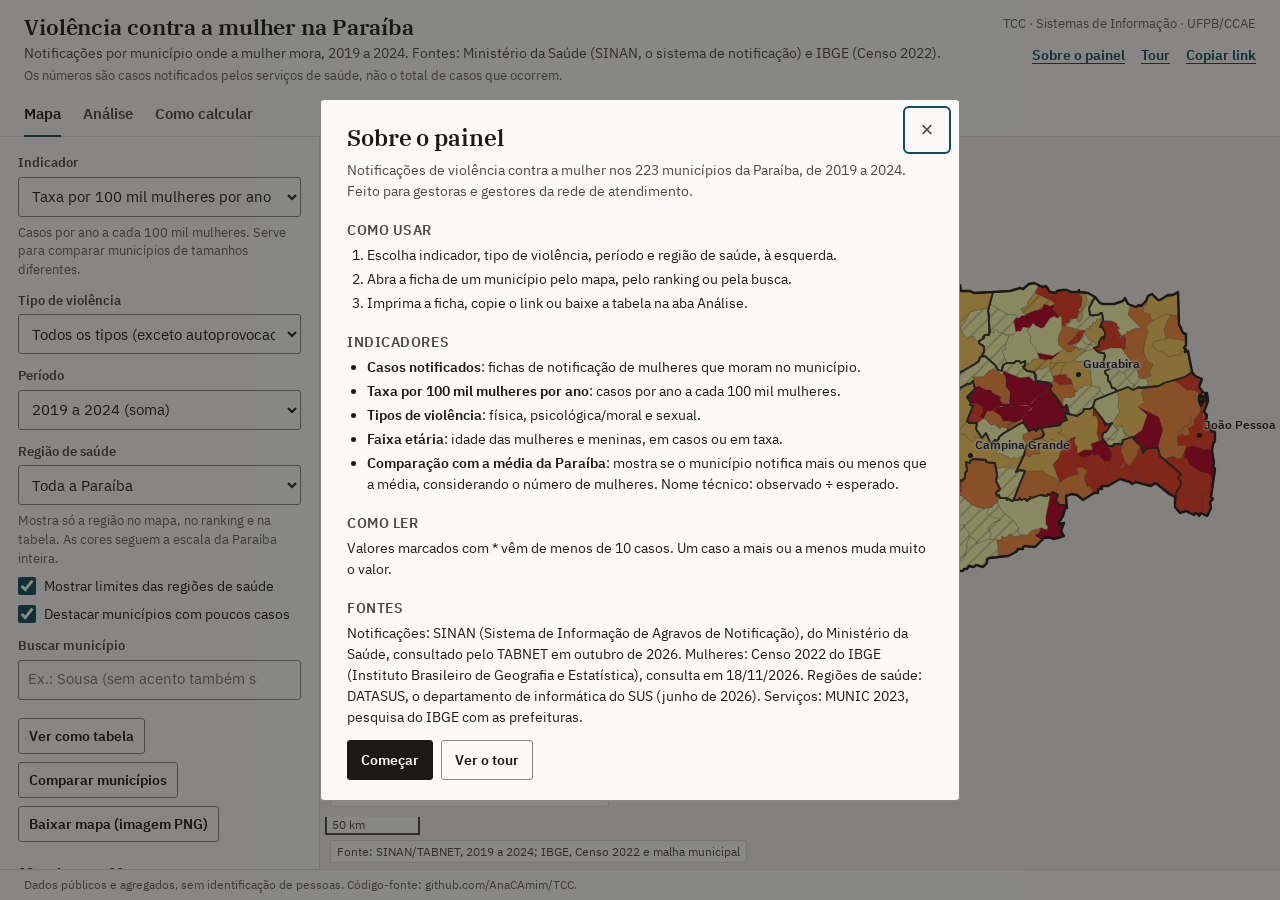
<file: web/index.html>
<!DOCTYPE html>
<html lang="pt-BR">
<head>
<meta charset="utf-8">
<meta name="viewport" content="width=device-width, initial-scale=1">
<link rel="icon" href="data:image/svg+xml,%3Csvg xmlns=%22http://www.w3.org/2000/svg%22 viewBox=%220 0 24 24%22%3E%3Crect width=%2224%22 height=%2224%22 rx=%225%22 fill=%22%230e4f5c%22/%3E%3C/svg%3E">
<title>Violência contra a mulher PB</title>
<meta name="description" content="Painel com as notificações de violência contra a mulher nos 223 municípios da Paraíba (SINAN, 2019 a 2024), para apoiar a gestão pública.">
<script>
  // Pré-carrega as fontes da primeira tela só em servidor: aberto com duplo clique (file://), o pré-carregamento é bloqueado pelo navegador
  if (location.protocol.indexOf("http") === 0) ["ibm-plex-sans-latin-400-normal", "ibm-plex-serif-latin-600-normal"].forEach(function (f) {
    var l = document.createElement("link"); l.rel = "preload"; l.as = "font"; l.type = "font/woff2"; l.crossOrigin = "anonymous"; l.href = "fonts/" + f + ".woff2"; document.head.appendChild(l);
  });
</script>
<link rel="stylesheet" href="vendor/leaflet.css">
<link rel="stylesheet" href="css/painel.css">
</head>
<body>
<a class="pular" href="#conteudo" tabindex="0">Pular para o conteúdo</a>
<header>
  <div class="titulo">
    <h1>Violência contra a mulher na Paraíba</h1>
    <p class="subt">Notificações por município onde a mulher mora, 2019 a 2024. Fontes: Ministério da Saúde (SINAN, o sistema de notificação) e IBGE (Censo 2022).</p>
    <p class="nota-topo">Os números são casos notificados pelos serviços de saúde, não o total de casos que ocorrem.</p>
  </div>
  <nav class="tabs" role="tablist" aria-label="Telas do painel">
    <button role="tab" aria-selected="true" aria-controls="v-mapa" data-v="mapa" id="tab-mapa">Mapa</button>
    <button role="tab" aria-selected="false" aria-controls="v-analise" data-v="analise" id="tab-analise" tabindex="-1">Análise</button>
    <button role="tab" aria-selected="false" aria-controls="v-como-calcular" data-v="como-calcular" id="tab-como-calcular" tabindex="-1">Como calcular</button>
  </nav>
  <div class="lado">
  <p class="credito">TCC · Sistemas de Informação · UFPB/CCAE</p>
  <div class="acoes">
    <button class="btn peq" id="abrirSobre" type="button">Sobre o painel</button>
    <button class="btn peq" id="abrirTour" type="button">Tour</button>
    <button class="btn peq" id="copiarLink" type="button" title="Copia o endereço desta tela">Copiar link</button>
  </div>
  </div>
</header>
<main id="conteudo" tabindex="-1">
  <div id="carregando" role="status">Carregando os dados do painel…</div>
  <section class="view on" id="v-mapa" role="tabpanel" aria-labelledby="tab-mapa">
    <aside aria-label="Filtros e ranking">
      <div class="filtros">
      <label class="ctl" for="ind">Indicador</label>
      <select id="ind">
        <option value="taxa">Taxa por 100 mil mulheres por ano</option>
        <option value="casos">Casos notificados</option>
        <option value="oe">Comparação com a média da Paraíba</option>
      </select>
      <p class="hint" id="indhint"></p>
      <label class="ctl" for="tipo">Tipo de violência</label>
      <select id="tipo">
        <option value="total">Todos os tipos (exceto autoprovocada)</option>
        <option value="fisica">Física</option>
        <option value="psicologica">Psicológica/moral</option>
        <option value="sexual">Sexual</option>
      </select>
      <label class="ctl" for="per">Período</label>
      <select id="per"></select>
      <label class="ctl" for="reg">Região de saúde</label>
      <select id="reg" aria-describedby="reghint"></select>
      <p class="hint" id="reghint">Mostra só a região no mapa, no ranking e na tabela. As cores seguem a escala da Paraíba inteira.</p>
      <label class="chk"><input type="checkbox" id="verRegioes" checked> Mostrar limites das regiões de saúde</label>
      <label class="chk"><input type="checkbox" id="destacarPoucos" checked> Destacar municípios com poucos casos</label>
      <label class="ctl" for="busca">Buscar município</label>
      <input type="search" id="busca" list="lista" placeholder="Ex.: Sousa (sem acento também serve)" autocomplete="off">
      <datalist id="lista"></datalist>
      <p class="hint" id="buscaMsg" aria-live="polite"></p>
      <div class="btnrow" style="margin-top:0">
        <button class="btn peq" id="verTabela" type="button" aria-pressed="false">Ver como tabela</button>
        <button class="btn peq" id="abrirComparar" type="button">Comparar municípios</button>
        <button class="btn peq" id="baixarPng" type="button">Baixar mapa (imagem PNG)</button>
      </div>
      </div>
      <div class="rkbox">
      <div class="rktabs" role="group" aria-label="Ranking">
        <button type="button" aria-pressed="true" data-r="maiores" id="rk-maiores">10 maiores</button>
        <button type="button" aria-pressed="false" data-r="menores" id="rk-menores">10 menores</button>
      </div>
      <ol id="rk" aria-label="10 maiores valores"></ol>
      <p class="hint" style="margin-top:8px" id="rknota"></p>
      </div>
    </aside>
    <div id="mapwrap">
      <h2 class="maptitle" id="mapatitulo" aria-live="polite" tabindex="-1"></h2>
      <div id="map" role="region" aria-label="Mapa dos municípios da Paraíba. Tab percorre os municípios em ordem alfabética; Enter abre a ficha."></div>
      <div class="legend" id="leg"></div>
      <div id="maptab" aria-label="Tabela do mapa"></div>
      <div id="painel" aria-live="polite"></div>
    </div>
  </section>

  <section class="view" id="v-analise" role="tabpanel" aria-labelledby="tab-analise"><div class="scroll"><div class="wrap">
    <div class="kpis" id="kpis"></div>
    <div class="card">
      <h2>Principais resultados</h2>
      <p class="desc">Calculados a partir dos dados do painel. Cada resultado traz a evidência e uma pergunta para a gestão.</p>
      <ul class="concl" id="concl"></ul>
    </div>
    <div class="grid2">
      <div class="card"><h2>Casos por ano e tipo de violência</h2><p class="desc">Paraíba, 2019 a 2024. Uma notificação pode ter mais de um tipo.</p><div id="g-serie"></div></div>
      <div class="card"><h2>Faixa etária</h2>
        <div class="alterna" role="group" aria-label="Mostrar a faixa etária como" id="fxAnalise"><button type="button" data-fxa="casos" aria-pressed="true">Casos</button><button type="button" data-fxa="taxa" aria-pressed="false">Taxa por 100 mil/ano</button></div>
        <p class="desc" id="fxdesc">Paraíba, soma de 2019 a 2024, todos os tipos.</p><div id="g-faixa"></div></div>
    </div>
    <div class="card"><h2>Onde as mulheres foram atendidas</h2><p class="desc">Paraíba, 2019 a 2024, todos os tipos. Lugar da notificação comparado com a região de saúde onde a mulher mora.</p>
      <p class="concl1" id="localfrase"></p><div id="g-local" style="max-width:640px"></div>
      <p class="nota">Atendimento em outra região pode indicar falta de serviço local ou referência regional. O dado não diz o motivo.</p></div>
    <div class="card"><h2>Casos por tipo de violência</h2><p class="desc">Paraíba, 2019 a 2024. Casos e taxa por 100 mil mulheres por ano.</p><div id="g-tipo" style="max-width:640px"></div></div>
    <div class="card">
      <h2>Tabela dos municípios</h2>
      <p class="desc">2019 a 2024. Clique no título da coluna para ordenar e na linha para abrir a ficha. O arquivo traz os 223 municípios no tipo escolhido.</p>
      <div class="tools" style="margin-bottom:10px">
        <select id="ttipo" aria-label="Tipo de violência da tabela">
          <option value="total">Todos os tipos</option><option value="fisica">Física</option>
          <option value="psicologica">Psicológica/moral</option><option value="sexual">Sexual</option>
        </select>
        <input type="search" id="tbusca" placeholder="Filtrar município" aria-label="Filtrar município">
        <button class="btn peq" id="baixarCsv" type="button">Baixar tabela (CSV, abre no Excel)</button>
      </div>
      <div class="tbl"><table id="tab"><thead><tr>
        <th data-k="nome" tabindex="0">Município</th><th data-k="pop" tabindex="0">Mulheres</th><th data-k="casos" tabindex="0">Casos</th>
        <th data-k="taxa" tabindex="0">Taxa por 100 mil mulheres/ano</th><th data-k="oe" tabindex="0">Comparação com a média (1 = igual)</th>
      </tr></thead><tbody></tbody></table></div>
    </div>
  </div></div></section>

  <section class="view" id="v-como-calcular" role="tabpanel" aria-labelledby="tab-como-calcular"><div class="scroll"><div class="wrap ind" id="indtxt"></div></div></section>
</main>
<footer>Dados públicos e agregados, sem identificação de pessoas. Código-fonte: github.com/AnaCAmim/TCC.</footer>
<div id="tip" aria-hidden="true"></div>

<dialog id="cmp" aria-labelledby="cmpT">
  <button class="x" type="button" id="cmpFechar" aria-label="Fechar comparação">×</button>
  <h2 id="cmpT">Comparar municípios</h2>
  <p class="sub" id="cmpSub"></p>
  <div class="cmpsel">
    <label>Município 1<input type="text" list="lista" id="cmp1" autocomplete="off"></label>
    <label>Município 2<input type="text" list="lista" id="cmp2" autocomplete="off"></label>
    <label>Município 3 (opcional)<input type="text" list="lista" id="cmp3" autocomplete="off"></label>
  </div>
  <div id="cmpRes" aria-live="polite"></div>
</dialog>

<dialog id="sobre" aria-labelledby="sobreT">
  <button class="x" type="button" id="sobreFechar" aria-label="Fechar">×</button>
  <h2 id="sobreT">Sobre o painel</h2>
  <p class="lead">Notificações de violência contra a mulher nos 223 municípios da Paraíba, de 2019 a 2024. Feito para gestoras e gestores da rede de atendimento.</p>
  <h3>Como usar</h3>
  <ol class="passos">
    <li>Escolha indicador, tipo de violência, período e região de saúde, à esquerda.</li>
    <li>Abra a ficha de um município pelo mapa, pelo ranking ou pela busca.</li>
    <li>Imprima a ficha, copie o link ou baixe a tabela na aba Análise.</li>
  </ol>
  <h3>Indicadores</h3>
  <ul class="ind1">
    <li><b>Casos notificados</b>: fichas de notificação de mulheres que moram no município.</li>
    <li><b>Taxa por 100 mil mulheres por ano</b>: casos por ano a cada 100 mil mulheres.</li>
    <li><b>Tipos de violência</b>: física, psicológica/moral e sexual.</li>
    <li><b>Faixa etária</b>: idade das mulheres e meninas, em casos ou em taxa.</li>
    <li><b>Comparação com a média da Paraíba</b>: mostra se o município notifica mais ou menos que a média, considerando o número de mulheres. Nome técnico: observado ÷ esperado.</li>
  </ul>
  <h3>Como ler</h3>
  <p>Valores marcados com * vêm de menos de 10 casos. Um caso a mais ou a menos muda muito o valor.</p>
  <h3>Fontes</h3>
  <p class="fontes">Notificações: SINAN (Sistema de Informação de Agravos de Notificação), do Ministério da Saúde, consultado pelo TABNET em outubro de 2026. Mulheres: Censo 2022 do IBGE (Instituto Brasileiro de Geografia e Estatística), consulta em 18/11/2026. Regiões de saúde: DATASUS, o departamento de informática do SUS (junho de 2026). Serviços: MUNIC 2023, pesquisa do IBGE com as prefeituras.</p>
  <div class="btnrow"><button class="btn pri" type="button" id="sobreComecar">Começar</button><button class="btn" type="button" id="sobreTour">Ver o tour</button></div>
</dialog>

<div id="tour" role="dialog" aria-modal="false" aria-labelledby="tourT" hidden>
  <div class="tourpasso" id="tourPasso" aria-live="polite"></div>
  <h2 id="tourT" tabindex="-1"></h2>
  <p id="tourTxt"></p>
  <div class="btnrow"><button class="btn peq" type="button" id="tourAnt">Anterior</button><button class="btn peq pri" type="button" id="tourProx">Próximo</button><button class="btn peq" type="button" id="tourSair">Sair do tour</button></div>
  <p class="hint">As setas do teclado mudam de passo. Esc sai.</p>
</div>

<div id="impressao"></div>

<!-- Scripts comuns (não módulos ES): assim o painel também abre com duplo clique, sem servidor -->
<script src="vendor/leaflet.js"></script>
<script src="js/util.js"></script>
<script src="js/dados.js"></script>
<script src="js/calculo.js"></script>
<script src="js/mapa.js"></script>
<script src="js/analise.js"></script>
<script src="js/tour.js"></script>
<script src="js/app.js"></script>
</body>
</html>
</file>
<file: web/vendor/leaflet.css>
/* required styles */

.leaflet-pane,
.leaflet-tile,
.leaflet-marker-icon,
.leaflet-marker-shadow,
.leaflet-tile-container,
.leaflet-pane > svg,
.leaflet-pane > canvas,
.leaflet-zoom-box,
.leaflet-image-layer,
.leaflet-layer {
	position: absolute;
	left: 0;
	top: 0;
	}
.leaflet-container {
	overflow: hidden;
	}
.leaflet-tile,
.leaflet-marker-icon,
.leaflet-marker-shadow {
	-webkit-user-select: none;
	   -moz-user-select: none;
	        user-select: none;
	  -webkit-user-drag: none;
	}
/* Prevents IE11 from highlighting tiles in blue */
.leaflet-tile::selection {
	background: transparent;
}
/* Safari renders non-retina tile on retina better with this, but Chrome is worse */
.leaflet-safari .leaflet-tile {
	image-rendering: -webkit-optimize-contrast;
	}
/* hack that prevents hw layers "stretching" when loading new tiles */
.leaflet-safari .leaflet-tile-container {
	width: 1600px;
	height: 1600px;
	-webkit-transform-origin: 0 0;
	}
.leaflet-marker-icon,
.leaflet-marker-shadow {
	display: block;
	}
/* .leaflet-container svg: reset svg max-width decleration shipped in Joomla! (joomla.org) 3.x */
/* .leaflet-container img: map is broken in FF if you have max-width: 100% on tiles */
.leaflet-container .leaflet-overlay-pane svg {
	max-width: none !important;
	max-height: none !important;
	}
.leaflet-container .leaflet-marker-pane img,
.leaflet-container .leaflet-shadow-pane img,
.leaflet-container .leaflet-tile-pane img,
.leaflet-container img.leaflet-image-layer,
.leaflet-container .leaflet-tile {
	max-width: none !important;
	max-height: none !important;
	width: auto;
	padding: 0;
	}

.leaflet-container img.leaflet-tile {
	/* See: https://bugs.chromium.org/p/chromium/issues/detail?id=600120 */
	mix-blend-mode: plus-lighter;
}

.leaflet-container.leaflet-touch-zoom {
	-ms-touch-action: pan-x pan-y;
	touch-action: pan-x pan-y;
	}
.leaflet-container.leaflet-touch-drag {
	-ms-touch-action: pinch-zoom;
	/* Fallback for FF which doesn't support pinch-zoom */
	touch-action: none;
	touch-action: pinch-zoom;
}
.leaflet-container.leaflet-touch-drag.leaflet-touch-zoom {
	-ms-touch-action: none;
	touch-action: none;
}
.leaflet-container {
	-webkit-tap-highlight-color: transparent;
}
.leaflet-container a {
	-webkit-tap-highlight-color: rgba(51, 181, 229, 0.4);
}
.leaflet-tile {
	filter: inherit;
	visibility: hidden;
	}
.leaflet-tile-loaded {
	visibility: inherit;
	}
.leaflet-zoom-box {
	width: 0;
	height: 0;
	-moz-box-sizing: border-box;
	     box-sizing: border-box;
	z-index: 800;
	}
/* workaround for https://bugzilla.mozilla.org/show_bug.cgi?id=888319 */
.leaflet-overlay-pane svg {
	-moz-user-select: none;
	}

.leaflet-pane         { z-index: 400; }

.leaflet-tile-pane    { z-index: 200; }
.leaflet-overlay-pane { z-index: 400; }
.leaflet-shadow-pane  { z-index: 500; }
.leaflet-marker-pane  { z-index: 600; }
.leaflet-tooltip-pane   { z-index: 650; }
.leaflet-popup-pane   { z-index: 700; }

.leaflet-map-pane canvas { z-index: 100; }
.leaflet-map-pane svg    { z-index: 200; }

.leaflet-vml-shape {
	width: 1px;
	height: 1px;
	}
.lvml {
	behavior: url(#default#VML);
	display: inline-block;
	position: absolute;
	}


/* control positioning */

.leaflet-control {
	position: relative;
	z-index: 800;
	pointer-events: visiblePainted; /* IE 9-10 doesn't have auto */
	pointer-events: auto;
	}
.leaflet-top,
.leaflet-bottom {
	position: absolute;
	z-index: 1000;
	pointer-events: none;
	}
.leaflet-top {
	top: 0;
	}
.leaflet-right {
	right: 0;
	}
.leaflet-bottom {
	bottom: 0;
	}
.leaflet-left {
	left: 0;
	}
.leaflet-control {
	float: left;
	clear: both;
	}
.leaflet-right .leaflet-control {
	float: right;
	}
.leaflet-top .leaflet-control {
	margin-top: 10px;
	}
.leaflet-bottom .leaflet-control {
	margin-bottom: 10px;
	}
.leaflet-left .leaflet-control {
	margin-left: 10px;
	}
.leaflet-right .leaflet-control {
	margin-right: 10px;
	}


/* zoom and fade animations */

.leaflet-fade-anim .leaflet-popup {
	opacity: 0;
	-webkit-transition: opacity 0.2s linear;
	   -moz-transition: opacity 0.2s linear;
	        transition: opacity 0.2s linear;
	}
.leaflet-fade-anim .leaflet-map-pane .leaflet-popup {
	opacity: 1;
	}
.leaflet-zoom-animated {
	-webkit-transform-origin: 0 0;
	    -ms-transform-origin: 0 0;
	        transform-origin: 0 0;
	}
svg.leaflet-zoom-animated {
	will-change: transform;
}

.leaflet-zoom-anim .leaflet-zoom-animated {
	-webkit-transition: -webkit-transform 0.25s cubic-bezier(0,0,0.25,1);
	   -moz-transition:    -moz-transform 0.25s cubic-bezier(0,0,0.25,1);
	        transition:         transform 0.25s cubic-bezier(0,0,0.25,1);
	}
.leaflet-zoom-anim .leaflet-tile,
.leaflet-pan-anim .leaflet-tile {
	-webkit-transition: none;
	   -moz-transition: none;
	        transition: none;
	}

.leaflet-zoom-anim .leaflet-zoom-hide {
	visibility: hidden;
	}


/* cursors */

.leaflet-interactive {
	cursor: pointer;
	}
.leaflet-grab {
	cursor: -webkit-grab;
	cursor:    -moz-grab;
	cursor:         grab;
	}
.leaflet-crosshair,
.leaflet-crosshair .leaflet-interactive {
	cursor: crosshair;
	}
.leaflet-popup-pane,
.leaflet-control {
	cursor: auto;
	}
.leaflet-dragging .leaflet-grab,
.leaflet-dragging .leaflet-grab .leaflet-interactive,
.leaflet-dragging .leaflet-marker-draggable {
	cursor: move;
	cursor: -webkit-grabbing;
	cursor:    -moz-grabbing;
	cursor:         grabbing;
	}

/* marker & overlays interactivity */
.leaflet-marker-icon,
.leaflet-marker-shadow,
.leaflet-image-layer,
.leaflet-pane > svg path,
.leaflet-tile-container {
	pointer-events: none;
	}

.leaflet-marker-icon.leaflet-interactive,
.leaflet-image-layer.leaflet-interactive,
.leaflet-pane > svg path.leaflet-interactive,
svg.leaflet-image-layer.leaflet-interactive path {
	pointer-events: visiblePainted; /* IE 9-10 doesn't have auto */
	pointer-events: auto;
	}

/* visual tweaks */

.leaflet-container {
	background: #ddd;
	outline-offset: 1px;
	}
.leaflet-container a {
	color: #0078A8;
	}
.leaflet-zoom-box {
	border: 2px dotted #38f;
	background: rgba(255,255,255,0.5);
	}


/* general typography */
.leaflet-container {
	font-family: "Helvetica Neue", Arial, Helvetica, sans-serif;
	font-size: 12px;
	font-size: 0.75rem;
	line-height: 1.5;
	}


/* general toolbar styles */

.leaflet-bar {
	box-shadow: 0 1px 5px rgba(0,0,0,0.65);
	border-radius: 4px;
	}
.leaflet-bar a {
	background-color: #fff;
	border-bottom: 1px solid #ccc;
	width: 26px;
	height: 26px;
	line-height: 26px;
	display: block;
	text-align: center;
	text-decoration: none;
	color: black;
	}
.leaflet-bar a,
.leaflet-control-layers-toggle {
	background-position: 50% 50%;
	background-repeat: no-repeat;
	display: block;
	}
.leaflet-bar a:hover,
.leaflet-bar a:focus {
	background-color: #f4f4f4;
	}
.leaflet-bar a:first-child {
	border-top-left-radius: 4px;
	border-top-right-radius: 4px;
	}
.leaflet-bar a:last-child {
	border-bottom-left-radius: 4px;
	border-bottom-right-radius: 4px;
	border-bottom: none;
	}
.leaflet-bar a.leaflet-disabled {
	cursor: default;
	background-color: #f4f4f4;
	color: #bbb;
	}

.leaflet-touch .leaflet-bar a {
	width: 30px;
	height: 30px;
	line-height: 30px;
	}
.leaflet-touch .leaflet-bar a:first-child {
	border-top-left-radius: 2px;
	border-top-right-radius: 2px;
	}
.leaflet-touch .leaflet-bar a:last-child {
	border-bottom-left-radius: 2px;
	border-bottom-right-radius: 2px;
	}

/* zoom control */

.leaflet-control-zoom-in,
.leaflet-control-zoom-out {
	font: bold 18px 'Lucida Console', Monaco, monospace;
	text-indent: 1px;
	}

.leaflet-touch .leaflet-control-zoom-in, .leaflet-touch .leaflet-control-zoom-out  {
	font-size: 22px;
	}


/* layers control */

.leaflet-control-layers {
	box-shadow: 0 1px 5px rgba(0,0,0,0.4);
	background: #fff;
	border-radius: 5px;
	}
.leaflet-control-layers-toggle {
	background-image: url(images/layers.png);
	width: 36px;
	height: 36px;
	}
.leaflet-retina .leaflet-control-layers-toggle {
	background-image: url(images/layers-2x.png);
	background-size: 26px 26px;
	}
.leaflet-touch .leaflet-control-layers-toggle {
	width: 44px;
	height: 44px;
	}
.leaflet-control-layers .leaflet-control-layers-list,
.leaflet-control-layers-expanded .leaflet-control-layers-toggle {
	display: none;
	}
.leaflet-control-layers-expanded .leaflet-control-layers-list {
	display: block;
	position: relative;
	}
.leaflet-control-layers-expanded {
	padding: 6px 10px 6px 6px;
	color: #333;
	background: #fff;
	}
.leaflet-control-layers-scrollbar {
	overflow-y: scroll;
	overflow-x: hidden;
	padding-right: 5px;
	}
.leaflet-control-layers-selector {
	margin-top: 2px;
	position: relative;
	top: 1px;
	}
.leaflet-control-layers label {
	display: block;
	font-size: 13px;
	font-size: 1.08333em;
	}
.leaflet-control-layers-separator {
	height: 0;
	border-top: 1px solid #ddd;
	margin: 5px -10px 5px -6px;
	}

/* Default icon URLs */
.leaflet-default-icon-path { /* used only in path-guessing heuristic, see L.Icon.Default */
	background-image: url(images/marker-icon.png);
	}


/* attribution and scale controls */

.leaflet-container .leaflet-control-attribution {
	background: #fff;
	background: rgba(255, 255, 255, 0.8);
	margin: 0;
	}
.leaflet-control-attribution,
.leaflet-control-scale-line {
	padding: 0 5px;
	color: #333;
	line-height: 1.4;
	}
.leaflet-control-attribution a {
	text-decoration: none;
	}
.leaflet-control-attribution a:hover,
.leaflet-control-attribution a:focus {
	text-decoration: underline;
	}
.leaflet-attribution-flag {
	display: inline !important;
	vertical-align: baseline !important;
	width: 1em;
	height: 0.6669em;
	}
.leaflet-left .leaflet-control-scale {
	margin-left: 5px;
	}
.leaflet-bottom .leaflet-control-scale {
	margin-bottom: 5px;
	}
.leaflet-control-scale-line {
	border: 2px solid #777;
	border-top: none;
	line-height: 1.1;
	padding: 2px 5px 1px;
	white-space: nowrap;
	-moz-box-sizing: border-box;
	     box-sizing: border-box;
	background: rgba(255, 255, 255, 0.8);
	text-shadow: 1px 1px #fff;
	}
.leaflet-control-scale-line:not(:first-child) {
	border-top: 2px solid #777;
	border-bottom: none;
	margin-top: -2px;
	}
.leaflet-control-scale-line:not(:first-child):not(:last-child) {
	border-bottom: 2px solid #777;
	}

.leaflet-touch .leaflet-control-attribution,
.leaflet-touch .leaflet-control-layers,
.leaflet-touch .leaflet-bar {
	box-shadow: none;
	}
.leaflet-touch .leaflet-control-layers,
.leaflet-touch .leaflet-bar {
	border: 2px solid rgba(0,0,0,0.2);
	background-clip: padding-box;
	}


/* popup */

.leaflet-popup {
	position: absolute;
	text-align: center;
	margin-bottom: 20px;
	}
.leaflet-popup-content-wrapper {
	padding: 1px;
	text-align: left;
	border-radius: 12px;
	}
.leaflet-popup-content {
	margin: 13px 24px 13px 20px;
	line-height: 1.3;
	font-size: 13px;
	font-size: 1.08333em;
	min-height: 1px;
	}
.leaflet-popup-content p {
	margin: 17px 0;
	margin: 1.3em 0;
	}
.leaflet-popup-tip-container {
	width: 40px;
	height: 20px;
	position: absolute;
	left: 50%;
	margin-top: -1px;
	margin-left: -20px;
	overflow: hidden;
	pointer-events: none;
	}
.leaflet-popup-tip {
	width: 17px;
	height: 17px;
	padding: 1px;

	margin: -10px auto 0;
	pointer-events: auto;

	-webkit-transform: rotate(45deg);
	   -moz-transform: rotate(45deg);
	    -ms-transform: rotate(45deg);
	        transform: rotate(45deg);
	}
.leaflet-popup-content-wrapper,
.leaflet-popup-tip {
	background: white;
	color: #333;
	box-shadow: 0 3px 14px rgba(0,0,0,0.4);
	}
.leaflet-container a.leaflet-popup-close-button {
	position: absolute;
	top: 0;
	right: 0;
	border: none;
	text-align: center;
	width: 24px;
	height: 24px;
	font: 16px/24px Tahoma, Verdana, sans-serif;
	color: #757575;
	text-decoration: none;
	background: transparent;
	}
.leaflet-container a.leaflet-popup-close-button:hover,
.leaflet-container a.leaflet-popup-close-button:focus {
	color: #585858;
	}
.leaflet-popup-scrolled {
	overflow: auto;
	}

.leaflet-oldie .leaflet-popup-content-wrapper {
	-ms-zoom: 1;
	}
.leaflet-oldie .leaflet-popup-tip {
	width: 24px;
	margin: 0 auto;

	-ms-filter: "progid:DXImageTransform.Microsoft.Matrix(M11=0.70710678, M12=0.70710678, M21=-0.70710678, M22=0.70710678)";
	filter: progid:DXImageTransform.Microsoft.Matrix(M11=0.70710678, M12=0.70710678, M21=-0.70710678, M22=0.70710678);
	}

.leaflet-oldie .leaflet-control-zoom,
.leaflet-oldie .leaflet-control-layers,
.leaflet-oldie .leaflet-popup-content-wrapper,
.leaflet-oldie .leaflet-popup-tip {
	border: 1px solid #999;
	}


/* div icon */

.leaflet-div-icon {
	background: #fff;
	border: 1px solid #666;
	}


/* Tooltip */
/* Base styles for the element that has a tooltip */
.leaflet-tooltip {
	position: absolute;
	padding: 6px;
	background-color: #fff;
	border: 1px solid #fff;
	border-radius: 3px;
	color: #222;
	white-space: nowrap;
	-webkit-user-select: none;
	-moz-user-select: none;
	-ms-user-select: none;
	user-select: none;
	pointer-events: none;
	box-shadow: 0 1px 3px rgba(0,0,0,0.4);
	}
.leaflet-tooltip.leaflet-interactive {
	cursor: pointer;
	pointer-events: auto;
	}
.leaflet-tooltip-top:before,
.leaflet-tooltip-bottom:before,
.leaflet-tooltip-left:before,
.leaflet-tooltip-right:before {
	position: absolute;
	pointer-events: none;
	border: 6px solid transparent;
	background: transparent;
	content: "";
	}

/* Directions */

.leaflet-tooltip-bottom {
	margin-top: 6px;
}
.leaflet-tooltip-top {
	margin-top: -6px;
}
.leaflet-tooltip-bottom:before,
.leaflet-tooltip-top:before {
	left: 50%;
	margin-left: -6px;
	}
.leaflet-tooltip-top:before {
	bottom: 0;
	margin-bottom: -12px;
	border-top-color: #fff;
	}
.leaflet-tooltip-bottom:before {
	top: 0;
	margin-top: -12px;
	margin-left: -6px;
	border-bottom-color: #fff;
	}
.leaflet-tooltip-left {
	margin-left: -6px;
}
.leaflet-tooltip-right {
	margin-left: 6px;
}
.leaflet-tooltip-left:before,
.leaflet-tooltip-right:before {
	top: 50%;
	margin-top: -6px;
	}
.leaflet-tooltip-left:before {
	right: 0;
	margin-right: -12px;
	border-left-color: #fff;
	}
.leaflet-tooltip-right:before {
	left: 0;
	margin-left: -12px;
	border-right-color: #fff;
	}

/* Printing */

@media print {
	/* Prevent printers from removing background-images of controls. */
	.leaflet-control {
		-webkit-print-color-adjust: exact;
		print-color-adjust: exact;
		}
	}
</file>
<file: web/css/painel.css>
/* WebSIG: estilos do painel. Visual de relatório técnico: uma cor institucional (azul-petróleo) só para links, foco e item ativo;
   o resto em cinzas quentes; IBM Plex Sans no texto e IBM Plex Serif nos títulos (fontes locais, licença OFL em fonts/OFL.txt). */
@font-face{font-family:"IBM Plex Sans";font-style:normal;font-weight:400;font-display:swap;src:url(../fonts/ibm-plex-sans-latin-400-normal.woff2) format("woff2")}
@font-face{font-family:"IBM Plex Sans";font-style:normal;font-weight:600;font-display:swap;src:url(../fonts/ibm-plex-sans-latin-600-normal.woff2) format("woff2")}
@font-face{font-family:"IBM Plex Serif";font-style:normal;font-weight:600;font-display:swap;src:url(../fonts/ibm-plex-serif-latin-600-normal.woff2) format("woff2")}
:root{
  color-scheme:light;
  --bg:#fbfaf8; --surface:#fbfaf8; --surface-2:#f1efea; --line:#dcd9d1; --borda:#8a867d;
  --ink:#1b1a17; --ink-2:#4b4943; --ink-3:#65625b;
  --accent:#0e4f5c; --accent-soft:#e2edef; --on-accent:#fff;
  --q1:#ffffb2; --q2:#fecc5c; --q3:#fd8d3c; --q4:#f03b20; --q5:#bd0026;   /* ColorBrewer YlOrRd 5: claro = baixo, nos dois temas */
  --d1:#5e3c99; --d2:#b2abd2; --d3:#f7f7f7; --d4:#fdb863; --d5:#e66101;   /* ColorBrewer PuOr 5: extremos escuros, centro claro */
  --barra:#87837a; --barra-claro:#c9c5bc;   /* gráficos: cinza neutro; a série comentada usa --accent */
  --limite-mun:rgba(55,53,49,.38); --limite-reg:#34322e;
  --warn-bg:#fbf3df; --warn-ink:#6b4e00;
  --base-mapa:#e4e1da; --simbolo:#d95f02;
  --sans:"IBM Plex Sans",system-ui,-apple-system,"Segoe UI",Roboto,sans-serif;
  --serif:"IBM Plex Serif",Georgia,"Times New Roman",serif;
}
@media (prefers-color-scheme:dark){
  :root:where(:not([data-theme="light"])){
    color-scheme:dark;
    --bg:#151514; --surface:#151514; --surface-2:#22211f; --line:#393835; --borda:#86837b;
    --ink:#ecebe7; --ink-2:#c4c2ba; --ink-3:#a5a39a;
    --accent:#7fc3cf; --accent-soft:#1d3135; --on-accent:#0f1414;
    --barra:#8d8a81; --barra-claro:#5c5a55;
    --warn-bg:#2e2810; --warn-ink:#f0d88f;
    --base-mapa:#cdc9c0; --simbolo:#d95f02;
  }
}
:root[data-theme="dark"]{
  color-scheme:dark;
  --bg:#151514; --surface:#151514; --surface-2:#22211f; --line:#393835; --borda:#86837b;
  --ink:#ecebe7; --ink-2:#c4c2ba; --ink-3:#a5a39a;
  --accent:#7fc3cf; --accent-soft:#1d3135; --on-accent:#0f1414;
  --barra:#8d8a81; --barra-claro:#5c5a55;
  --warn-bg:#2e2810; --warn-ink:#f0d88f;
  --base-mapa:#cdc9c0; --simbolo:#d95f02;
}
/* Canvas claro: no tema escuro, o mapa (com legenda, escala, fonte e botões) e o título do mapa mantêm os tons do tema claro.
   Com fundo escuro, as classes mais claras (perto da média, taxas baixas) brilhavam mais que as escuras e invertiam "escuro = mais". */
@media (prefers-color-scheme:dark){
  :root:where(:not([data-theme="light"])) :is(#map,#mapatitulo){color:#1b1a17;color-scheme:light; --bg:#fbfaf8; --surface:#fbfaf8; --surface-2:#f1efea; --line:#dcd9d1; --borda:#8a867d; --ink:#1b1a17; --ink-2:#4b4943; --ink-3:#65625b; --accent:#0e4f5c; --accent-soft:#e2edef; --on-accent:#fff; --barra:#87837a; --barra-claro:#c9c5bc; --warn-bg:#fbf3df; --warn-ink:#6b4e00; --base-mapa:#e4e1da;}
}
:root[data-theme="dark"] :is(#map,#mapatitulo){color:#1b1a17;color-scheme:light; --bg:#fbfaf8; --surface:#fbfaf8; --surface-2:#f1efea; --line:#dcd9d1; --borda:#8a867d; --ink:#1b1a17; --ink-2:#4b4943; --ink-3:#65625b; --accent:#0e4f5c; --accent-soft:#e2edef; --on-accent:#fff; --barra:#87837a; --barra-claro:#c9c5bc; --warn-bg:#fbf3df; --warn-ink:#6b4e00; --base-mapa:#e4e1da;}
*{box-sizing:border-box}
html,body{margin:0;height:100%}
body{background:var(--bg);color:var(--ink);font:15px/1.5 var(--sans);display:flex;flex-direction:column}
a{color:var(--accent);text-underline-offset:2px}
h1,h2{font-family:var(--serif);font-weight:600;letter-spacing:-.005em}
h3{font-size:14px;font-weight:600;margin:14px 0 6px}
/* topo: cabeçalho de relatório */
header{background:var(--bg);border-bottom:1px solid var(--line);padding:14px 24px 0;display:grid;grid-template-columns:1fr auto;column-gap:24px;align-items:start}
header .titulo{grid-column:1;min-width:0}
header h1{font-size:22px;line-height:1.2;margin:0}
header .subt{margin:3px 0 0;color:var(--ink-2);font-size:13.5px}
header .nota-topo{margin:2px 0 0;color:var(--ink-3);font-size:13px}
header .lado{grid-column:2;grid-row:1;text-align:right}
header .credito{margin:0 0 6px;color:var(--ink-3);font-size:12.5px}
header .acoes{display:flex;gap:16px;flex-wrap:wrap;justify-content:flex-end}
header .acoes .btn{border:0;background:none;color:var(--accent);padding:4px 0;min-height:32px;font-weight:600;text-decoration:underline;text-underline-offset:3px;text-decoration-thickness:1px}
header .acoes .btn:hover{background:none;color:var(--ink)}
.tabs{grid-column:1/-1;display:flex;gap:22px;margin-top:10px;flex-wrap:wrap}
.tabs button{border:0;border-bottom:2px solid transparent;background:none;color:var(--ink-2);padding:8px 0 9px;font:inherit;font-weight:600;font-size:15px;cursor:pointer;min-height:42px;border-radius:0;margin-bottom:-1px}
.tabs button:hover{color:var(--ink)}
.tabs button[aria-selected="true"]{color:var(--ink);border-bottom-color:var(--accent)}
.btn{border:1px solid var(--borda);background:transparent;color:var(--ink);padding:7px 13px;border-radius:3px;font:inherit;font-weight:600;font-size:14px;cursor:pointer;min-height:40px}
.btn:hover{background:var(--surface-2)}
.btn.pri{background:var(--ink);border-color:var(--ink);color:var(--bg)}
.btn.pri:hover{background:var(--ink-2);border-color:var(--ink-2)}
.btn.peq{padding:5px 10px;font-size:13.5px;min-height:36px}
.btnrow{display:flex;flex-wrap:wrap;gap:8px;margin-top:12px}
main{flex:1;min-height:0;display:flex;position:relative}
.view{display:none;flex:1;min-height:0}
.view.on{display:flex}
/* mapa */
#v-mapa aside{width:320px;flex:none;background:var(--bg);border-right:1px solid var(--line);overflow:auto;padding:16px 18px}
label.ctl{display:block;font-size:13px;font-weight:600;color:var(--ink-2);margin:0 0 4px}
select,input[type=search],input[type=text]{width:100%;font:inherit;padding:7px 9px;border:1px solid var(--borda);border-radius:3px;background:var(--bg);color:var(--ink);min-height:40px;margin-bottom:12px}
.hint{font-size:12.5px;color:var(--ink-3);margin:-6px 0 12px}
.rktabs,.alterna{display:flex;gap:18px;border-bottom:1px solid var(--line);margin:14px 0 8px}
.alterna{display:inline-flex;margin:2px 0 10px}
.rktabs button,.alterna button{border:0;border-bottom:2px solid transparent;background:none;color:var(--ink-2);padding:6px 0 7px;font:inherit;font-size:13.5px;font-weight:600;cursor:pointer;min-height:38px;border-radius:0;margin-bottom:-1px}
.rktabs button[aria-pressed="true"],.alterna button[aria-pressed="true"]{color:var(--ink);border-bottom-color:var(--accent)}
#rk{padding-left:24px;margin:0;font-size:14px;font-variant-numeric:tabular-nums}
#rk li{padding:2px 0}
#rk a{color:inherit}
#mapwrap{flex:1;position:relative;min-width:0}
#map{position:absolute;inset:0;background:var(--surface-2)}
.leaflet-container{background:var(--surface-2);font:inherit}
.leaflet-bar,.leaflet-touch .leaflet-bar{border:1px solid var(--borda);border-radius:2px;box-shadow:none}
.leaflet-bar a,.leaflet-touch .leaflet-bar a{width:44px;height:44px;line-height:44px;font-size:20px;background:var(--bg);color:var(--ink);border-radius:0!important;border-bottom-color:var(--line)}
.leaflet-bar a:hover{background:var(--surface-2)}
.maptitle{position:absolute;left:62px;top:12px;z-index:550;margin:0;max-width:calc(100% - 420px);background:var(--bg);border:1px solid var(--line);border-radius:2px;padding:5px 10px;font:600 14px/1.35 var(--sans)}
.legend{background:var(--bg);color:var(--ink);border:1px solid var(--line);border-radius:2px;padding:4px 10px 7px;font-size:12.5px;line-height:1.4;width:max-content;min-width:200px;max-width:min(460px,calc(100vw - 40px));max-height:calc(100vh - 380px);overflow:auto}
.legend .leg-tog{display:block;border:0;background:none;color:var(--ink);font:600 13px/1.35 var(--sans);padding:3px 0;min-height:28px;cursor:pointer;width:100%;text-align:left}
.legend .leg-tog::after{content:' ▾';color:var(--ink-3)}
.legend:not(.aberta) .leg-tog::after{content:' ▸'}
.legend:not(.aberta) .leg-corpo{display:none}
.legend .leg-ler{margin-top:5px}
.legend .leg-ler summary{cursor:pointer;color:var(--accent);font-size:12px;min-height:24px;line-height:24px}
.legend .leg-ler small{max-width:330px;white-space:normal}
.legend .leg-titulo{font-weight:600}
.legend b{display:block;margin-bottom:6px}
.legend .row{display:flex;align-items:center;gap:8px;margin:2px 0;white-space:nowrap}
.legend .sw{width:18px;height:12px;border-radius:1px;flex:none;border:1px solid rgba(0,0,0,.15)}
.legend small{display:block;color:var(--ink-3);margin-top:4px}
.legend .lsub{color:var(--ink-3);margin:0 0 4px}
.legend .rot{flex:1}
.legend .hist{height:6px;background:var(--barra);flex:none;border-radius:1px}
.legend .cont{min-width:2.2em;text-align:right;color:var(--ink-2);font-variant-numeric:tabular-nums}
.legend .media{color:var(--ink)}
.legend .rot small{display:inline;margin:0 0 0 6px;font-size:11.5px;color:var(--ink-3)}
.legend .rot small.media{color:var(--ink-2)}
.ind5 .tec{font-size:12px;color:var(--ink-3);margin-top:2px}
.ind5 .it-oe .v{font-size:19px}
.legend .sw.hach{background:repeating-linear-gradient(45deg,rgba(38,37,34,.55) 0 1px,transparent 1px 6px),#fecc5c}
.legend svg.circ{display:block;margin:4px 0 2px}
.legend svg.circ text{font-size:12px;fill:var(--ink-2)}
.chk{display:flex;gap:8px;align-items:center;font-size:13.5px;margin:-4px 0 12px;cursor:pointer}
.chk input{width:18px;height:18px;margin:0;accent-color:var(--accent)}
.rotulo{pointer-events:none;white-space:nowrap}
.rotulo span{position:absolute;left:5px;top:-16px;font:600 12px/1 var(--sans);color:var(--ink);text-shadow:0 0 2px var(--bg),0 0 2px var(--bg),0 0 3px var(--bg),0 0 4px var(--bg)}
.rotulo.esq span{left:auto;right:5px}
#mapwrap.modo-casos .rotulo::before{display:none}
.rotulo::before{content:'';position:absolute;left:-2.5px;top:-2.5px;width:5px;height:5px;border-radius:50%;background:var(--ink)}
.fonte-mapa{font-size:11.5px;color:var(--ink-2);background:var(--bg);border:1px solid var(--line);border-radius:2px;padding:2px 6px;margin-bottom:6px!important}
.leaflet-control-scale-line{border-color:var(--ink-2);color:var(--ink-2);background:var(--bg);font-size:11.5px}
.ctl-estado button{border:0;background:var(--bg);color:var(--ink);width:44px;height:44px;padding:0;display:flex;align-items:center;justify-content:center;cursor:pointer;border-radius:0}
.ctl-estado svg{width:20px;height:20px}
.ctl-estado button:hover{background:var(--surface-2)}
#tip{position:fixed;pointer-events:none;z-index:1000;background:var(--ink);color:var(--bg);padding:5px 9px;border-radius:2px;font-size:13px;display:none;white-space:nowrap;max-width:calc(100vw - 8px)}
#tip small{display:block;opacity:.85;font-size:12px}
#map path.leaflet-interactive:focus{outline:none}
#maptab{position:absolute;inset:0;z-index:520;background:var(--bg);overflow:auto;padding:64px 16px 16px;display:none}
#maptab.on{display:block}
#maptab th.ativo,#maptab td.ativo{font-weight:600;background:var(--surface-2)}
/* ficha do município */
#painel{position:absolute;top:12px;right:12px;z-index:600;width:350px;max-height:calc(100% - 24px);overflow:auto;background:var(--bg);border:1px solid var(--line);border-radius:2px;padding:14px 16px;display:none}
#painel h2,.ficha h2{margin:0 0 2px;font-size:21px;padding-right:36px}
.sub{color:var(--ink-3);font-size:13px;margin-bottom:10px}
.x{position:absolute;top:8px;right:8px;border:0;background:none;color:var(--ink-2);font-size:22px;cursor:pointer;width:40px;height:40px;border-radius:2px}
.x:hover{background:var(--surface-2)}
#painel .resumo{font-size:15px;line-height:1.45;margin:8px 0 12px}
.ind5{display:grid;gap:0;margin-bottom:6px}
.ind5 .it{border-top:1px solid var(--line);padding:9px 0}
.ind5 .it:first-child{border-top:0;padding-top:2px}
.ind5 .cab{display:flex;justify-content:space-between;align-items:baseline;gap:8px;font-size:13.5px;color:var(--ink-2);font-weight:600}
.ind5 .cab a{font-size:12.5px;font-weight:400;white-space:nowrap}
.ind5 .v{font-size:22px;font-weight:600;font-variant-numeric:tabular-nums;line-height:1.25}
.ind5 .c{color:var(--ink-3);font-size:12.5px}
.flag{color:var(--warn-ink);font-size:13px;margin:4px 0 10px}
.barras{display:grid;grid-template-columns:auto 1fr auto;gap:3px 8px;font-size:13px;align-items:center}
.barras .r{color:var(--ink-2)}
.barras .tr{position:relative;background:var(--surface-2);border-radius:1px;height:11px}
.barras .b{display:block;height:11px;border-radius:1px;background:var(--barra)}
.barras .ref{position:absolute;top:-2px;width:2px;height:15px;background:var(--ink)}
.barras .n{text-align:right;font-variant-numeric:tabular-nums}
.barras .n small{color:var(--ink-3)}
.barras .tr.semtaxa{background:transparent}
.leg-ref{font-size:12px;color:var(--ink-3);margin-top:4px}
.fxtop{font-size:13px;margin:4px 0 6px;color:var(--ink)}
details.sec{border-top:1px solid var(--line);padding:6px 0 6px}
details.sec>summary{cursor:pointer;list-style:none;display:flex;align-items:center;gap:6px;min-height:38px}
details.sec>summary::-webkit-details-marker{display:none}
details.sec>summary::before{content:'▸';color:var(--ink-3);font-size:12px;transition:transform .15s}
details.sec[open]>summary::before{transform:rotate(90deg)}
details.sec>summary h3{margin:0;font-size:14px}
.rede ul{list-style:none;margin:0;padding:0;font-size:13px}
.rede li{display:flex;gap:8px;align-items:flex-start;padding:3px 0}
.rede .ic{flex:0 0 1.5em;height:1.5em;border-radius:50%;display:inline-flex;align-items:center;justify-content:center;font-weight:600;border:1.5px solid currentColor}
.rede .sim .ic{color:var(--accent)}
.rede .nao .ic{color:var(--ink-2)}
.rede .sd .ic{color:var(--warn-ink)}
.nota{font-size:12.5px;color:var(--ink-3);margin:6px 0 0}
.barra100{display:flex;gap:2px;height:14px;border-radius:1px;overflow:hidden;margin:4px 0 6px;background:var(--surface-2)}
.barra100 span{display:block;height:100%;min-width:2px}
.leg100{list-style:none;margin:0;padding:0;font-size:13px;font-variant-numeric:tabular-nums}
.leg100 li{display:flex;gap:8px;align-items:baseline;padding:2px 0}
.leg100 .sw{flex:0 0 12px;height:12px;border-radius:1px;transform:translateY(1px)}
/* análise: seções separadas por linha e espaço */
.scroll{flex:1;overflow:auto;padding:8px 24px 32px}
.wrap{max-width:1100px;margin:0 auto}
.kpis{display:flex;flex-wrap:wrap;border-top:1px solid var(--ink);border-bottom:1px solid var(--line);margin:16px 0 4px}
.kpi{padding:10px 22px 10px 0;margin-right:22px;border-right:1px solid var(--line)}
.kpi:last-child{border-right:0;margin-right:0}
.kpi .n{font-size:20px;font-weight:600;font-variant-numeric:tabular-nums;line-height:1.2}
.kpi .l{color:var(--ink-2);font-size:12.5px}
.card{padding:22px 0 18px;border-top:1px solid var(--line)}
.kpis+.card{border-top:0}
.card h2{font-size:20px;margin:0 0 4px}
.card .desc{color:var(--ink-2);font-size:13.5px;margin:0 0 12px}
.grid2{display:grid;grid-template-columns:1fr 1fr;column-gap:40px;border-top:1px solid var(--line)}
.grid2 .card{border-top:0}
.concl{margin:0;padding:0;list-style:none;max-width:820px}
.concl li{padding:10px 0;border-top:1px solid var(--line)}
.concl li:first-child{border-top:0}
.concl p{margin:0}
.concl .perg{margin-top:4px;color:var(--ink-2)}
.concl1{margin:4px 0 6px}
svg text{fill:var(--ink-2);font-size:12px;font-family:var(--sans)}
svg .val{fill:var(--ink);font-weight:400;font-variant-numeric:tabular-nums}
svg .val.destaque{font-weight:600}
table{width:100%;border-collapse:collapse;font-size:14px}
th,td{padding:6px 8px;border-bottom:1px solid var(--line);text-align:right;font-variant-numeric:tabular-nums}
th:first-child,td:first-child{text-align:left}
th{color:var(--ink-2);font-weight:600;position:sticky;top:0;background:var(--bg);border-bottom-color:var(--ink-3)}
th[data-k]{cursor:pointer;user-select:none}
tbody tr[data-c]{cursor:pointer}
tbody tr[data-c]:hover{background:var(--surface-2)}
td.vazio{text-align:left;color:var(--ink-2);padding:12px 8px}
#tab{max-width:820px}
#tab th:not(:first-child),#tab td:not(:first-child){width:1%;white-space:nowrap;padding-left:24px}
.tbl{max-height:460px;overflow:auto}
.tools{display:flex;gap:10px;flex-wrap:wrap;align-items:center}
.tools select,.tools input{width:auto;margin:0}
/* como calcular */
.ind{display:block}
.ind article{padding:20px 0;border-top:1px solid var(--line);scroll-margin-top:12px}
.ind article.alvo{outline:2px solid var(--accent);outline-offset:6px}
.ind h2{margin:0 0 8px;font-size:20px}
.ind dl{display:grid;grid-template-columns:150px 1fr;gap:6px 16px;margin:0;max-width:900px}
.ind dt{font-weight:600;color:var(--ink-2)}
.ind dd{margin:0}
code.f{background:var(--surface-2);padding:1px 5px;border-radius:2px;font-size:13.5px}
/* janelas */
dialog#cmp,#sobre{border:1px solid var(--borda);border-radius:4px;background:var(--bg);color:var(--ink)}
dialog#cmp{padding:18px 20px;width:min(860px,calc(100vw - 24px));max-height:calc(100vh - 32px);overflow:auto}
dialog#cmp::backdrop,#sobre::backdrop{background:rgba(20,20,18,.5)}
dialog#cmp h2{margin:0 0 4px;font-size:21px;padding-right:40px}
.cmpsel{display:grid;grid-template-columns:repeat(3,1fr);gap:10px;margin:10px 0}
.cmpsel label{display:block;font-size:13px;font-weight:600;color:var(--ink-2)}
.cmpsel input{display:block;margin:4px 0 0}
#cmpRes td.ref,#cmpRes th.ref{background:var(--surface-2)}
#cmpRes th{position:static}
#cmpRes tr.grupo td{font-weight:600;color:var(--ink-2);text-align:left;background:none;padding-top:12px}
#sobre{max-width:640px;width:calc(100% - 32px);padding:20px 26px}
#sobre h2{margin:0 0 6px;font-size:23px}
#sobre h3{margin:18px 0 4px;font-size:14px;text-transform:uppercase;letter-spacing:.04em;color:var(--ink-2)}
#sobre .lead{margin:0;color:var(--ink-2)}
#sobre ol,#sobre ul{margin:0;padding-left:20px;font-size:14px}
#sobre li{margin:3px 0}
#sobre p{font-size:14px;margin:0}
#sobre .x{position:absolute;top:10px;right:12px}
#tour{position:fixed;left:16px;bottom:44px;z-index:2500;max-width:420px;width:calc(100% - 32px);background:var(--bg);color:var(--ink);border:1px solid var(--ink-3);border-radius:3px;padding:14px 16px}
#tour[hidden]{display:none}
#tour h2{margin:2px 0 6px;font-size:19px}
#tour p{margin:0 0 8px;font-size:14px}
#tour .tourpasso{font-size:12.5px;font-weight:600;color:var(--ink-3);text-transform:uppercase;letter-spacing:.04em}
#tour .hint{margin:6px 0 0}
/* estados */
#carregando{position:absolute;inset:0;z-index:5;display:flex;align-items:center;justify-content:center;background:var(--bg);color:var(--ink-2);font-size:15px}
.erro{margin:32px auto;max-width:640px;padding:0 20px}
.erro h2{margin:0 0 8px;font-size:21px}
.erro code{background:var(--surface-2);padding:1px 4px;border-radius:2px}
main:has(.erro){display:block;overflow:auto}
main:has(.erro) .view{display:none}
.toast{position:fixed;left:50%;bottom:24px;transform:translateX(-50%);z-index:2000;background:var(--ink);color:var(--bg);padding:8px 14px;border-radius:3px;font-weight:600}
footer{background:var(--bg);border-top:1px solid var(--line);font-size:12px;color:var(--ink-3);padding:6px 24px}
:focus-visible{outline:2px solid var(--accent);outline-offset:2px}
.sr{position:absolute;width:1px;height:1px;overflow:hidden;clip:rect(0 0 0 0)}
#impressao{display:none}
.pular{position:absolute;left:-9999px;top:8px;z-index:3000;background:var(--accent);color:var(--on-accent);padding:10px 14px;border-radius:3px;font-weight:600}
.pular:focus{left:8px}
#conteudo:focus,#painel h2:focus,#mapatitulo:focus,.ind article:focus{outline:none}
@media (max-width:860px){
  html,body{height:auto}
  header{grid-template-columns:1fr;padding:12px 16px 0}
  header .lado{grid-column:1;grid-row:auto;text-align:left;margin-top:8px}
  header .acoes{justify-content:flex-start}
  header .credito{margin-bottom:4px}
  header h1{font-size:20px}
  .tabs{gap:18px;margin-top:6px}
  main,.view.on{display:block}
  .scroll{overflow:visible;padding:4px 16px 24px}
  #v-mapa.on{display:flex;flex-direction:column}
  #v-mapa aside{display:contents}
  #v-mapa .filtros{order:1;background:var(--bg);padding:12px 16px;border-bottom:1px solid var(--line)}
  #reghint{display:none}
  #v-mapa .filtros select,#v-mapa .filtros input[type=search]{margin-bottom:8px}
  .chk{margin:-2px 0 6px;min-height:28px}
  #v-mapa .filtros .hint{margin:-4px 0 8px}
  #v-mapa .filtros label.ctl{margin-bottom:2px}
  #v-mapa .rkbox{order:3;background:var(--bg);padding:4px 16px 16px;border-top:1px solid var(--line)}
  #mapwrap{order:2}
  .filtros .btnrow{margin-bottom:0}
  #mapwrap{height:72vh;min-height:62vh}
  .maptitle{left:56px;right:8px;max-width:none;font-size:13.5px}
  #painel{left:8px;right:8px;width:auto;top:auto;bottom:8px;max-height:62%}
  #mapwrap.com-ficha .legend,#mapwrap.com-ficha .leaflet-bottom,#mapwrap.com-ficha .ctl-estado{display:none}
  .grid2{grid-template-columns:1fr}
  .ind dl{grid-template-columns:1fr}
  .legend{width:auto;min-width:0;max-width:calc(100vw - 40px);font-size:12px;max-height:50vh}
  .legend .row{white-space:normal}
  .legend .leg-tog{font-size:13px;min-height:32px}
  .cmpsel{grid-template-columns:1fr}
  .kpi{border-right:0;margin-right:0;padding-right:0;width:50%}
}
/* Impressão da ficha: só a folha montada em #impressao */
@media print{
  body.imprimindo{display:block;height:auto;background:#fff;color:#000}
  body.imprimindo > *:not(#impressao){display:none!important}
  body.imprimindo #impressao{display:block;font:11.5pt/1.45 var(--sans);color:#000}
  #impressao .ficha{max-width:none}
  #impressao .noprint,#impressao .x{display:none!important}
  #impressao .ind5 .it{break-inside:avoid;border-color:#bbb}
  #impressao .barras .tr{background:#eee}
  #impressao .barras .b{background:#2a5f9e;print-color-adjust:exact;-webkit-print-color-adjust:exact}
  #impressao .barras .ref{background:#000}
  #impressao .barra100 span,#impressao .leg100 .sw{print-color-adjust:exact;-webkit-print-color-adjust:exact}
  #impressao .rodape{margin-top:14px;font-size:9.5pt;color:#444;border-top:1px solid #bbb;padding-top:6px}
}
</file>
